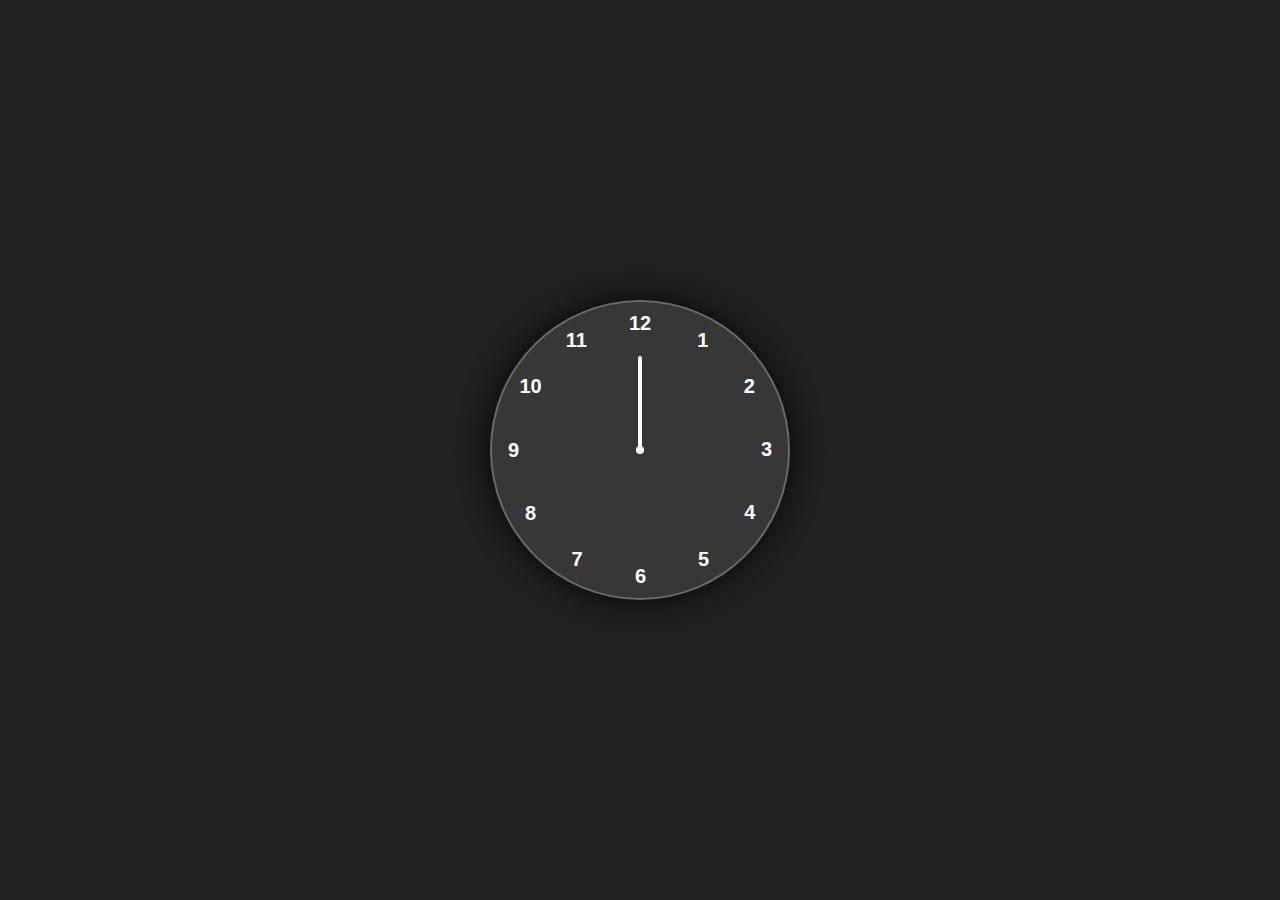
<file: analog_clock/index.html>
<!DOCTYPE html>
<html lang="en">
  <head>
    <meta charset="UTF-8" />
    <meta http-equiv="X-UA-Compatible" content="IE=edge" />
    <meta name="viewport" content="width=device-width, initial-scale=1.0" />
    <link rel="stylesheet" href="style.css" />
    <title>Analog Clock</title>
  </head>

  <body>
    <div class="container">
      <div class="clock">
        <div style="--clr: #ff3d58; --h: 74px" id="hour" class="hand">
          <i></i>
        </div>
        <div style="--clr: #00a6ff; --h: 84px" id="min" class="hand">
          <i></i>
        </div>
        <div style="--clr: #ffffff; --h: 94px" id="sec" class="hand">
          <i></i>
        </div>

        <span style="--i: 1"><b>1</b></span>
        <span style="--i: 2"><b>2</b></span>
        <span style="--i: 3"><b>3</b></span>
        <span style="--i: 4"><b>4</b></span>
        <span style="--i: 5"><b>5</b></span>
        <span style="--i: 6"><b>6</b></span>
        <span style="--i: 7"><b>7</b></span>
        <span style="--i: 8"><b>8</b></span>
        <span style="--i: 9"><b>9</b></span>
        <span style="--i: 10"><b>10</b></span>
        <span style="--i: 11"><b>11</b></span>
        <span style="--i: 12"><b>12</b></span>
      </div>
    </div>

    <script src="script.js"></script>
  </body>
</html>
</file>
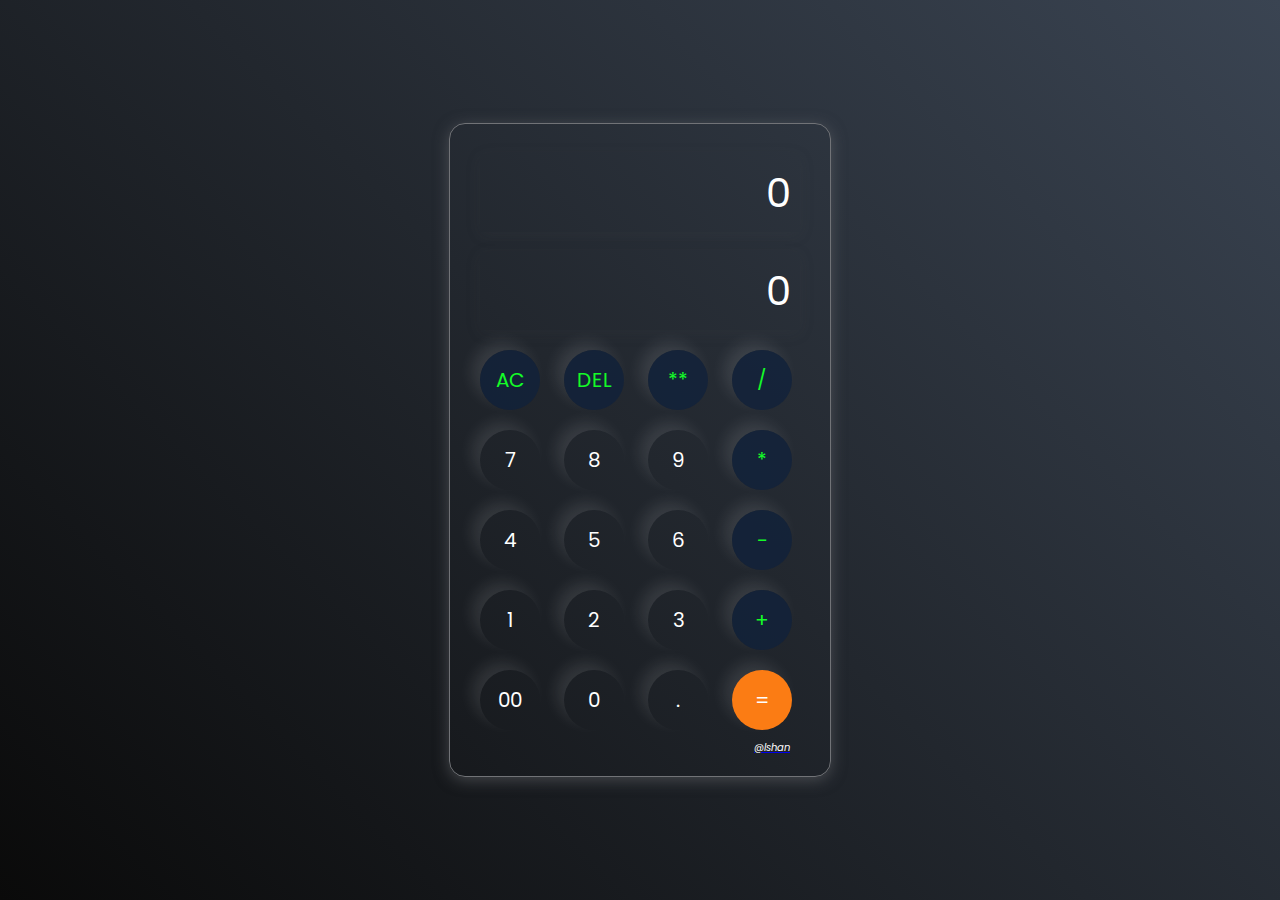
<file: calculator/index.html>
<!DOCTYPE html>
<html lang="en">
  <head>
    <meta charset="UTF-8" />
    <meta http-equiv="X-UA-Compatible" content="IE=edge" />
    <meta name="viewport" content="width=device-width, initial-scale=1.0" />
    <link rel="stylesheet" href="style.css" />
    <title>Calculator</title>
  </head>
  <body>
    <div class="container">
      <div class="calculator">
        <div>
          
          <div class="operation">
            <input type="text" id="inputBox" placeholder="0" />
          </div>
          <div>
            <input type="text" id="outputBox" placeholder="0" />
          </div>
        </div>
        <div>
          <button class="button operator">AC</button>
          <button class="button operator">DEL</button>
          <button class="button operator">**</button>
          <button class="button operator">/</button>
        </div>
        <div>
          <button class="button">7</button>
          <button class="button">8</button>
          <button class="button">9</button>
          <button class="button operator">*</button>
        </div>
        <div>
          <button class="button">4</button>
          <button class="button">5</button>
          <button class="button">6</button>
          <button class="button operator">-</button>
        </div>
        <div>
          <button class="button">1</button>
          <button class="button">2</button>
          <button class="button">3</button>
          <button class="button operator">+</button>
        </div>

        <div>
          <button class="button">00</button>
          <button class="button">0</button>
          <button class="button">.</button>
          <button class="equalBtn">=</button>
        </div>
        <div>
          <a href="link.html"><small class="mark"><i>@Ishan</i></small></a>
        </div>
      </div>
    </div>

    <script src="script.js"></script>
  </body>
</html>
</file>
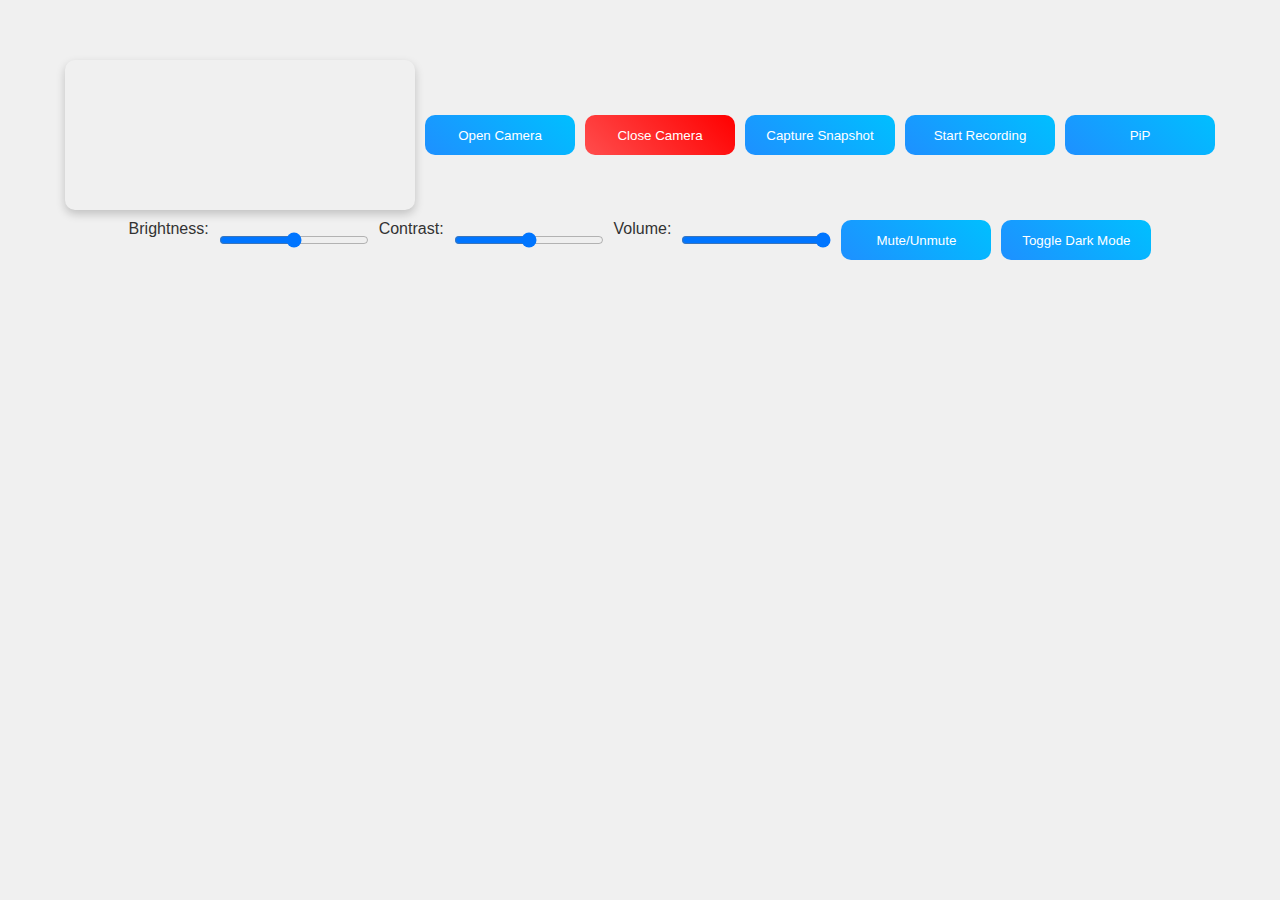
<file: Camera/index.html>
<!DOCTYPE html>
<html lang="en">
<head>
    <meta charset="UTF-8">
    <meta name="viewport" content="width=device-width, initial-scale=1.0">
    <title>Enhanced Video App</title>
    <link rel="stylesheet" href="https://cdnjs.cloudflare.com/ajax/libs/font-awesome/6.0.0/css/all.min.css"> <!-- For icons -->
    <link rel="stylesheet" href="style.css">
</head>
<body>
    <div class="container"> <!-- Main container to prevent overflow -->
        <div class="box">
            <video id="video" autoplay></video> <!-- Main video section -->
            <button id="buttonOn" onclick="openCamera()">Open Camera</button>
            <button id="buttonOff" onclick="closeCamera()">Close Camera</button>
            <button id="captureButton" onclick="captureImage()">Capture Snapshot</button> 
            <button id="recordButton" onclick="toggleRecording()">Start Recording</button> 
            <button id="pipButton" onclick="togglePiP()">PiP</button> 
        </div>
        
        <div class="controls"> 
            <label for="brightness">Brightness:</label>
            <input type="range" id="brightness" min="0" max="2" step="0.1" value="1" onchange="adjustBrightness()">
            
            <label for="contrast">Contrast:</label>
            <input type="range" id="contrast" min="0" max="2" step="0.1" value="1" onchange="adjustContrast()">
            
            <label for="volume">Volume:</label>
            <input type="range" id="volume" min="0" max="1" step="0.1" value="1" onchange="adjustVolume()">
            
            <button id="muteButton" onclick="toggleMute()">Mute/Unmute</button>
            
            <button id="darkModeButton" onclick="toggleDarkMode()">Toggle Dark Mode</button> 
        </div>
        
        <div class="gallery" id="gallery"> <!-- Gallery for captured images -->
        </div>
        
        <canvas id="canvas" style="display: none;"></canvas> 
        <script src="script.js"></script>
    </div>
</body>
</html>
</file>
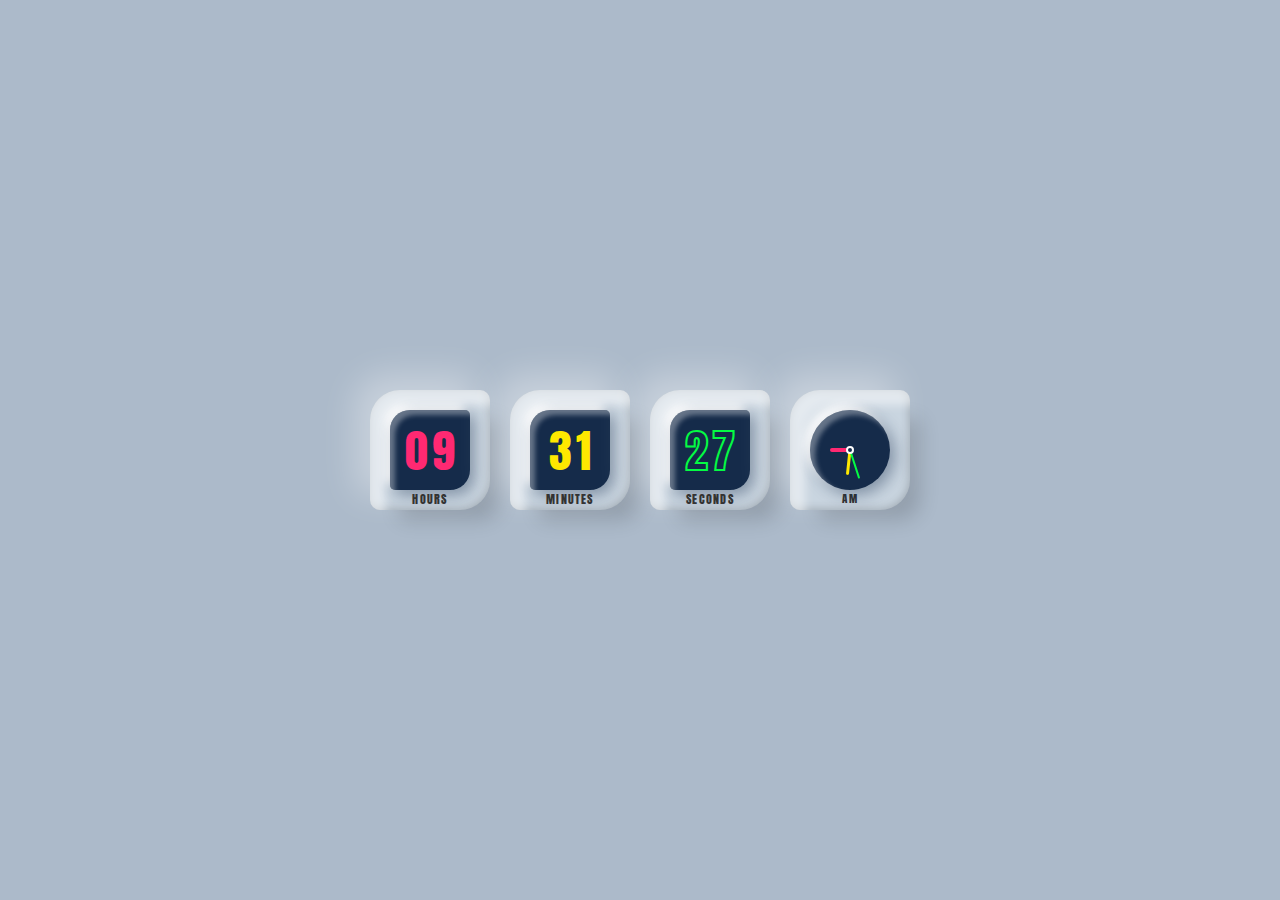
<file: digital_analog_clock/index.html>
<!DOCTYPE html>
<html lang="en">
<head>
    <meta charset="UTF-8">
    <meta name="viewport" content="width=device-width, initial-scale=1.0">
    <title>Clock</title>
    <link rel="stylesheet" href="style.css">
</head>
<body>
    <div class="clock">
        <div class="digital" style="--clr:#ff2972;">
            <div class="screen" data-text="Hours">
                <div class="time">
                    <div id="hours"></div>
                </div>
            </div>
        </div>
        <div class="digital" style="--clr:#fee800;">
            <div class="screen" data-text="Minutes">
                <div class="time">
                    <div id="minutes"></div>
                </div>
            </div>
        </div>
        <div class="digital" style="--clr:#04fc43;">
            <div class="screen" data-text="Seconds">
                <div class="time">
                    <div id="seconds"></div>
                </div>
            </div>
        </div>
        <div class="digital">
            <div class="box" id="hr" style="--clr:#ff2972;"></div>
            <div class="box" id="mn" style="--clr:#fee800;"></div>
            <div class="box" id="sc" style="--clr:#04fc43;"></div>
            <div id="ampm"></div>
        </div>
    </div>
    <script>
        let hours = document.getElementById('hours');
        let minutes = document.getElementById('minutes');
        let seconds = document.getElementById('seconds');
        let ampm = document.getElementById('ampm');

        let hr = document.querySelector("#hr");
        let mn = document.querySelector("#mn");
        let sc = document.querySelector("#sc");
        
        setInterval(()=>{
            let h = new Date().getHours();
            let m = new Date().getMinutes();
            let s = new Date().getSeconds();

            var am = h >=12?'PM':'AM';

            //convert 24hr to 12hr clock
            if(h>12){
                h=h-12;
            }


            //add zero before single digit
            h=(h<10)?"0"+h:h;
            m=(m<10)?"0"+m:m;
            s=(s<10)?"0"+s:s;

            hours.innerHTML = h;
            minutes.innerHTML = m;
            seconds.innerHTML = s;
            ampm.innerHTML = am;
            
            hr.style.transform = `rotateZ(${h*30}deg)`;
            mn.style.transform = `rotateZ(${m*6}deg)`;
            sc.style.transform = `rotateZ(${s*6}deg)`;
        })
        
    </script>
</body>
</html>
</file>
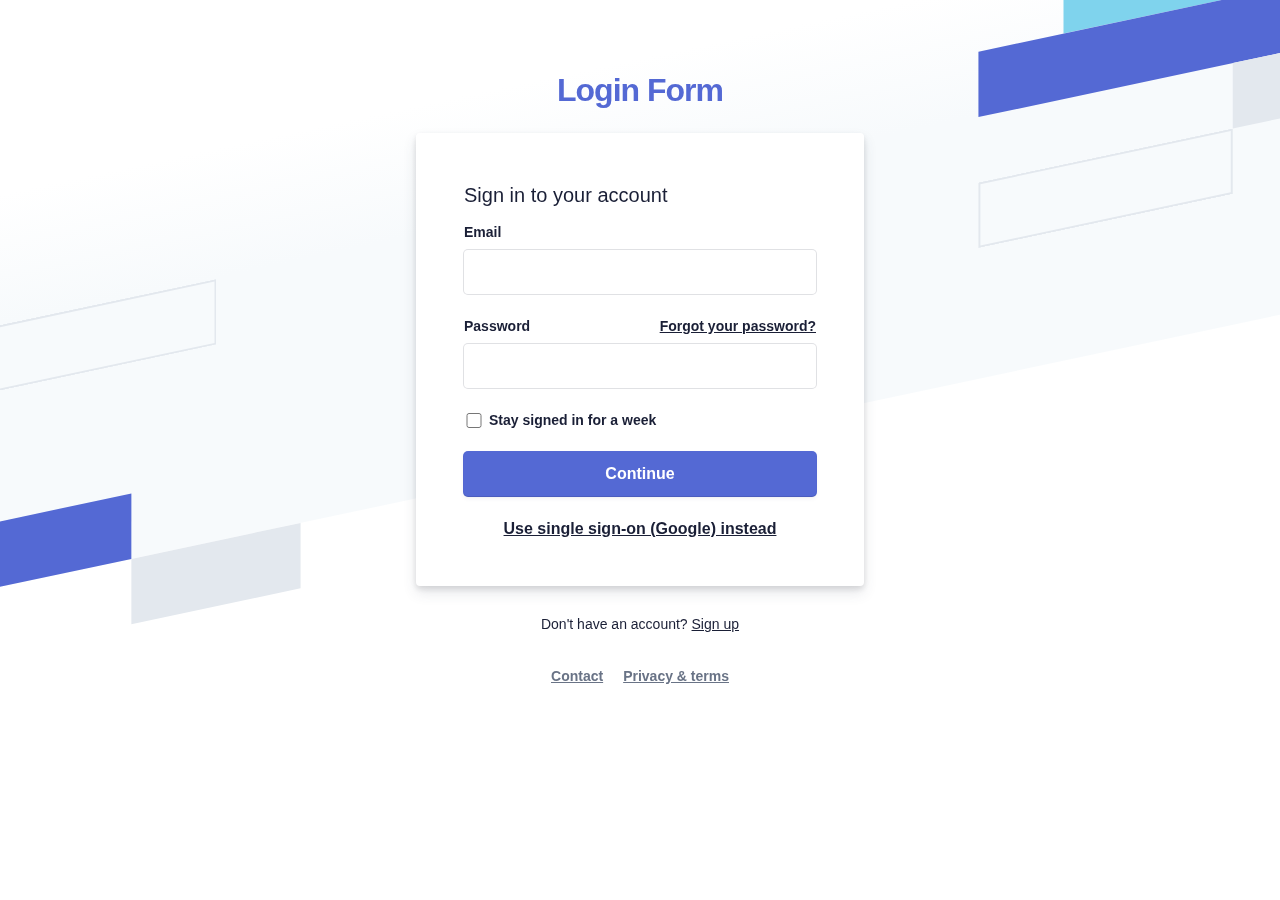
<file: login_form/index.html>
<!DOCTYPE html>
<html>
<head>
  <meta charset="utf-8">
  <title>form</title>
  <link rel="stylesheet" type="text/css" href="style.css">
</head>

<body>
  <div class="login-root">
    <div class="box-root flex-flex flex-direction--column" style="min-height: 100vh;flex-grow: 1;">
      <div class="loginbackground box-background--white padding-top--64">
        <div class="loginbackground-gridContainer">
          <div class="box-root flex-flex" style="grid-area: top / start / 8 / end;">
            <div class="box-root" style="background-image: linear-gradient(white 0%, rgb(247, 250, 252) 33%); flex-grow: 1;">
            </div>
          </div>
          <div class="box-root flex-flex" style="grid-area: 4 / 2 / auto / 5;">
            <div class="box-root box-divider--light-all-2 animationLeftRight tans3s" style="flex-grow: 1;"></div>
          </div>
          <div class="box-root flex-flex" style="grid-area: 6 / start / auto / 2;">
            <div class="box-root box-background--blue800" style="flex-grow: 1;"></div>
          </div>
          <div class="box-root flex-flex" style="grid-area: 7 / start / auto / 4;">
            <div class="box-root box-background--blue animationLeftRight" style="flex-grow: 1;"></div>
          </div>
          <div class="box-root flex-flex" style="grid-area: 8 / 4 / auto / 6;">
            <div class="box-root box-background--gray100 animationLeftRight tans3s" style="flex-grow: 1;"></div>
          </div>
          <div class="box-root flex-flex" style="grid-area: 2 / 15 / auto / end;">
            <div class="box-root box-background--cyan200 animationRightLeft tans4s" style="flex-grow: 1;"></div>
          </div>
          <div class="box-root flex-flex" style="grid-area: 3 / 14 / auto / end;">
            <div class="box-root box-background--blue animationRightLeft" style="flex-grow: 1;"></div>
          </div>
          <div class="box-root flex-flex" style="grid-area: 4 / 17 / auto / 20;">
            <div class="box-root box-background--gray100 animationRightLeft tans4s" style="flex-grow: 1;"></div>
          </div>
          <div class="box-root flex-flex" style="grid-area: 5 / 14 / auto / 17;">
            <div class="box-root box-divider--light-all-2 animationRightLeft tans3s" style="flex-grow: 1;"></div>
          </div>
        </div>
      </div>
      <div class="box-root padding-top--24 flex-flex flex-direction--column" style="flex-grow: 1; z-index: 9;">
        <div class="box-root padding-top--48 padding-bottom--24 flex-flex flex-justifyContent--center">
          <h1>Login Form</h1>
        </div>
        <div class="formbg-outer">
          <div class="formbg">
            <div class="formbg-inner padding-horizontal--48">
              <span class="padding-bottom--15">Sign in to your account</span>
              <form id="stripe-login">
                <div class="field padding-bottom--24">
                  <label for="email">Email</label>
                  <input type="email" name="email">
                </div>
                <div class="field padding-bottom--24">
                  <div class="grid--50-50">
                    <label for="password">Password</label>
                    <div class="reset-pass">
                      <a href="#">Forgot your password?</a>
                    </div>
                  </div>
                  <input type="password" name="password">
                </div>
                <div class="field field-checkbox padding-bottom--24 flex-flex align-center">
                  <label for="checkbox">
                    <input type="checkbox" name="checkbox"> Stay signed in for a week
                  </label>
                </div>
                <div class="field padding-bottom--24">
                  <input type="submit" name="submit" value="Continue">
                </div>
                <div class="field">
                  <a class="ssolink" href="#">Use single sign-on (Google) instead</a>
                </div>
              </form>
            </div>
          </div>
          <div class="footer-link padding-top--24">
            <span>Don't have an account? <a href="">Sign up</a></span>
            <div class="listing padding-top--24 padding-bottom--24 flex-flex center-center">
              <span><a href="#">Contact</a></span>
              <span><a href="#">Privacy &amp; terms</a></span>
            </div>
          </div>
        </div>
      </div>
    </div>
  </div>
</body>

</html>
</file>
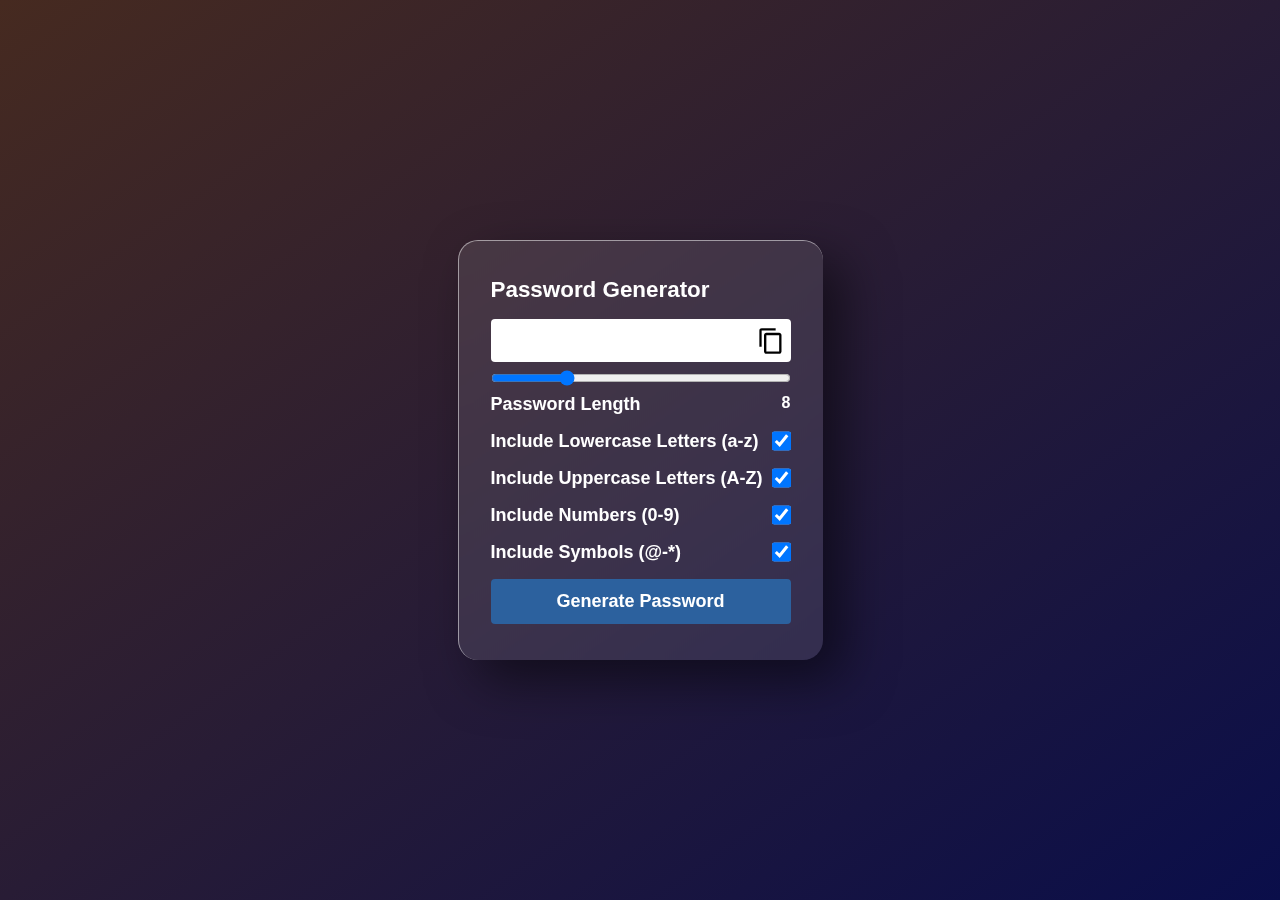
<file: passwordGenerator/index.html>
<!DOCTYPE html>
<html lang="en">
  <head>
    <meta charset="UTF-8" />
    <meta http-equiv="X-UA-Compatible" content="IE=edge" />
    <meta name="viewport" content="width=device-width, initial-scale=1.0" />
    <link rel="stylesheet" href="style.css" />
    <link
      href="https://fonts.googleapis.com/icon?family=Material+Icons"
      rel="stylesheet"
    />

    <title>Password Generator | JavaScript Project</title>
  </head>
  <body>
    <div class="container">
      <h1>Password Generator</h1>

      <div class="inputBox">
        <input type="text" class="passBox" id="passBox" disabled />
        <span class="material-icons" id="copyIcon">content_copy</span>
      </div>

      <input type="range" min="1" max="30" value="8" id="inputSlider" />

      <div class="row">
        <p>Password Length</p>
        <span id="sliderValue"></span>
      </div>

      <div class="row">
        <label for="lowercase">Include Lowercase Letters (a-z)</label>
        <input type="checkbox" name="lowercase" id="lowercase" checked/>
      </div>

      <div class="row">
        <label for="uppercase">Include Uppercase Letters (A-Z)</label>
        <input type="checkbox" name="uppercase" id="uppercase" checked/>
      </div>

      <div class="row">
        <label for="numbers">Include Numbers (0-9)</label>
        <input type="checkbox" name="numbers" id="numbers" checked/>
      </div>

      <div class="row">
        <label for="symbols">Include Symbols (@-*)</label>
        <input type="checkbox" name="symbols" id="symbols" checked/>
      </div>

      <button type="button" class="genBtn" id="genBtn">
        Generate Password
      </button>
    </div>

    <script src="script.js"></script>
  </body>
</html>
</file>
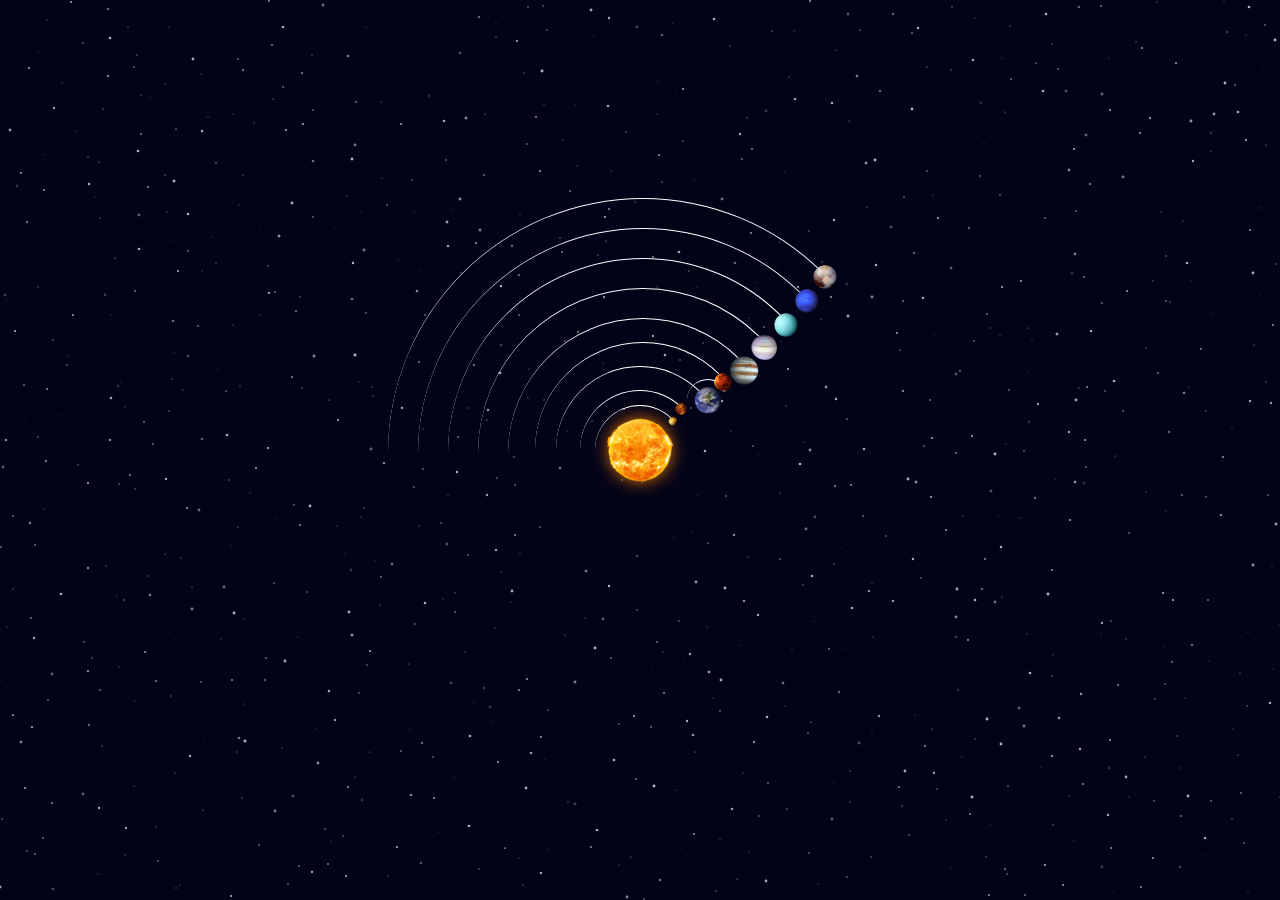
<file: sky/index.html>
<!DOCTYPE html>
<html lang="en">
<head>
    <meta charset="UTF-8">
    <meta name="viewport" content="width=device-width, initial-scale=1.0">
    <title>Solar System</title>
    <link rel="stylesheet" href="style.css">
</head>
<body>
    <canvas id="canvas"></canvas>
    <div class="sky">
        <div class="sun">
            <img src="./images/sun.png" alt="sun">
          </div>
          <div class="mercury"></div>
          <div class="venus"></div>
          <div class="earth">
            <div class="moon"></div>
          </div>
          <div class="mars"></div>
          <div class="jupiter"></div>
          <div class="saturn"></div>
          <div class="uranus"></div>
          <div class="neptune"></div>
          <div class="pluto">
          </div>
    </div>
    <script src="script.js"></script>
</body>
</html>
</file>
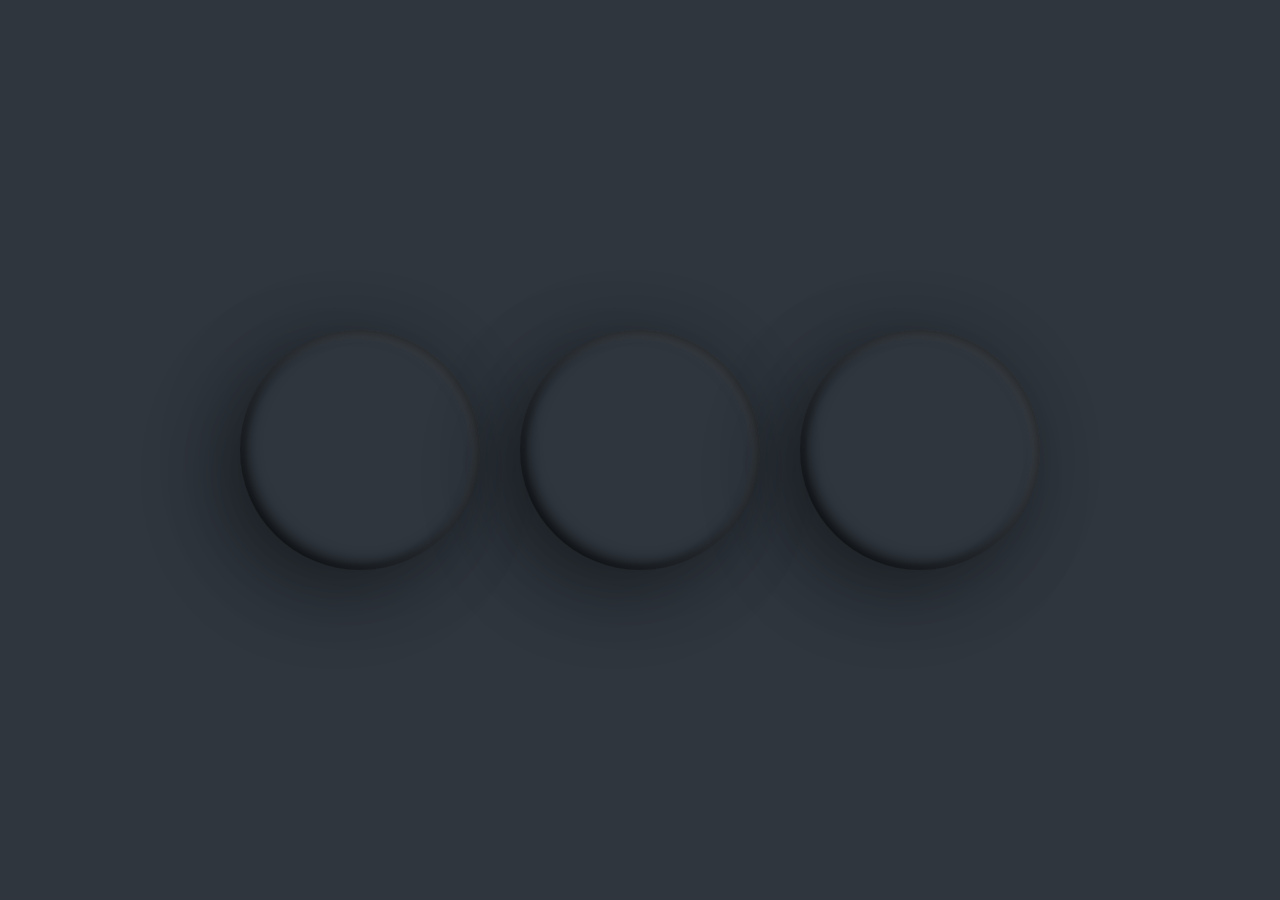
<file: stylize_clock/index.html>
<!DOCTYPE html>
<html lang="en">
<head>
    <meta charset="UTF-8">
    <meta name="viewport" content="width=device-width, initial-scale=1.0">
    <title>clock</title>
    <link rel="stylesheet" href="style.css">
</head>
<body>
    <div id="clock">
        <div id="hrDots" style="--clr:#ff2972"></div>
        <div id="minDots" style="--clr:#fee800"></div>
        <div id="secDots" style="--clr:#04fc43"></div>
    </div>
    <script src="script.js"></script>
</body>
</html>
</file>
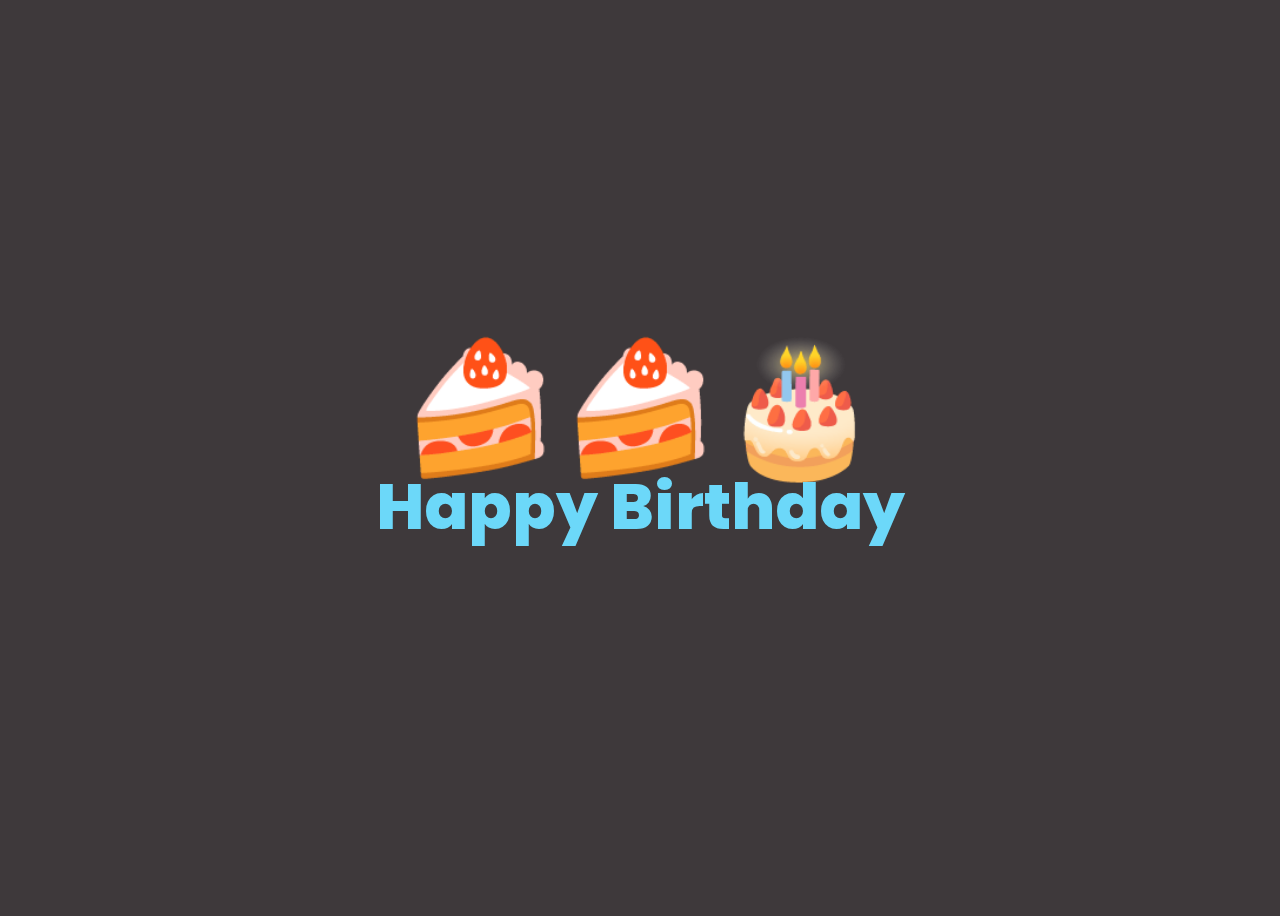
<file: timer/index.html>
<!DOCTYPE html>
<html lang="en">
<head>
    <meta charset="UTF-8">
    <meta name="viewport" content="width=device-width, initial-scale=1.0">
    <title>Timer</title>
    <link rel="stylesheet" href="style.css">
</head>
<body>
    <div id="time">
        <div class="circle" style="--clr: #1eb9ff;">
            <svg>
                <circle cx="70" cy="70" r="70" id="dd"></circle>
            </svg>
            <div id="days">00 <br> <span>Days</span></div>
        </div>

        <div class="circle" style="--clr: #ff2972;">
            <svg>
                <circle cx="70" cy="70" r="70" id="hh"></circle>
            </svg>
            <div id="hours">00 <br> <span>Hours</span></div>
        </div>

        <div class="circle" style="--clr: #fee800;">
            <svg>
                <circle cx="70" cy="70" r="70" id="mm"></circle>
            </svg>
            <div id="minutes">00 <br> <span>Minutes</span></div>
        </div>

        <div class="circle" style="--clr: #04fc43;">
            <svg>
                <circle cx="70" cy="70" r="70" id="ss"></circle>
            </svg>
            <div id="seconds">00 <br> <span>Seconds</span></div>
        </div>
    </div>

    <h2 class="newYear">🍰🍰🎂 <br> <span> Happy Birthday</span></h2>
    <script src="script.js"></script>
</body>
</html>
</file>
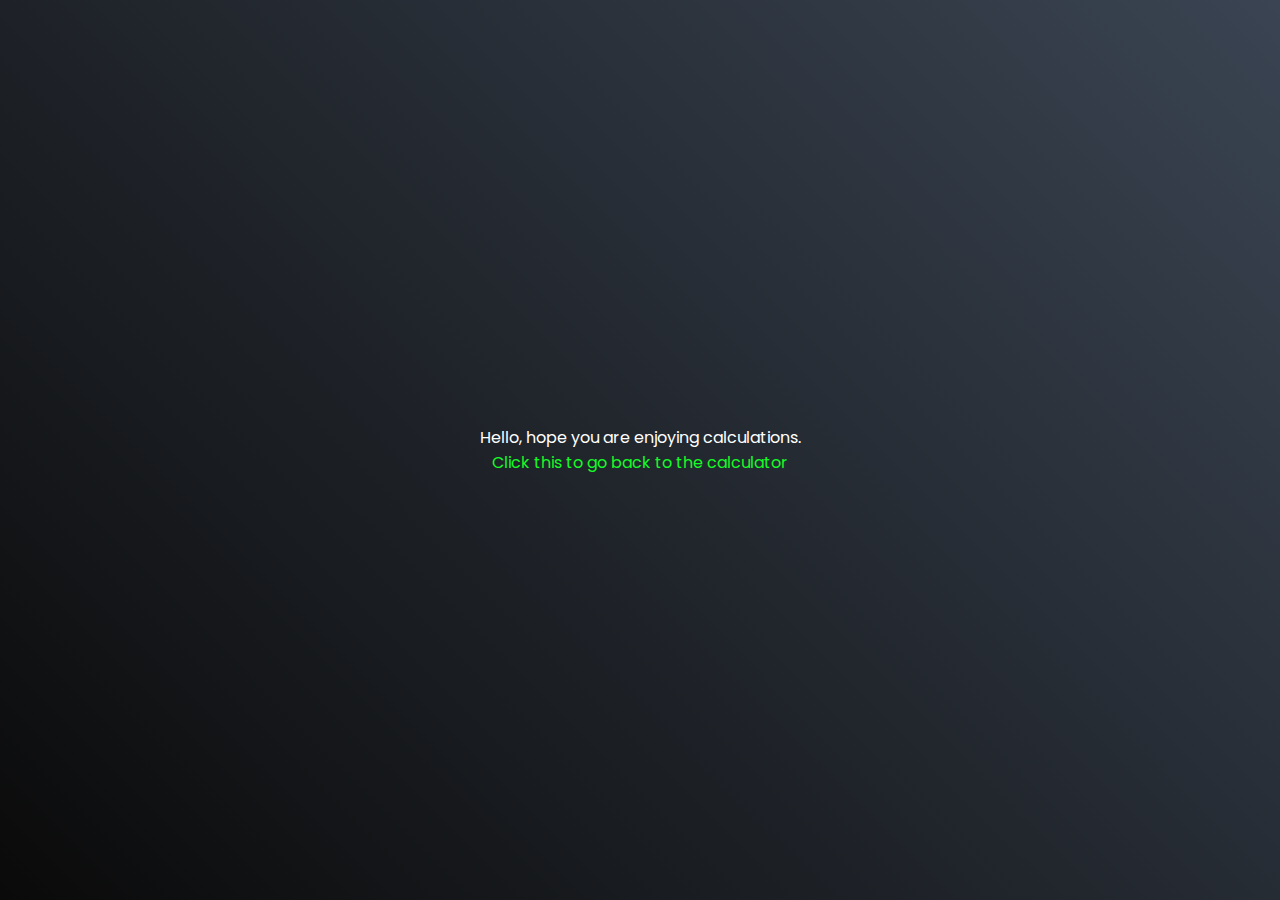
<file: calculator/link.html>
<!DOCTYPE html>
<html lang="en">
<head>
    <meta charset="UTF-8">
    <meta name="viewport" content="width=device-width, initial-scale=1.0">
    <title>Welcome</title>
    <link rel="stylesheet" href="style.css">
</head>
<body>
    <div class="container">
        <div>
            <p class="text">Hello, hope you are enjoying calculations.</p>
            <a href="index.html" class="link">Click this to go back to the calculator</a>
        </div>
    </div>
</body>
</html>
</file>
<file: analog_clock/style.css>
*{
    margin: 0;
    padding: 0;
    box-sizing: border-box;
    font-family: sans-serif;
    color: #ffffff;
}

body{
    display: flex;
    justify-content: center;
    align-items: center;
    min-height: 100vh;
    background-color: #212121;
}

.container{
    position: relative;
}

.clock{
    width: 300px;
    height: 300px;
    border-radius: 50%;
    background-color: rgba(255, 255, 255, 0.1);
    border: 2px solid rgba(255, 255, 255, 0.25);
    box-shadow: 0px 0px 30px rgba(0, 0, 0, 0.9);
    display: flex;
    justify-content: center;
    align-items: center;
}

.clock span{
    position: absolute;
    transform: rotate(calc(30deg * var(--i))); 
    inset: 12px;
    text-align: center;
}

.clock span b{
    transform: rotate(calc(-30deg * var(--i)));
    display: inline-block;
    font-size: 20px;
}

.clock::before{
    content: '';
    position: absolute;
    width: 8px;
    height: 8px;
    border-radius: 50%;
    background-color: #fff;
    z-index: 2;
}

.hand{
    position: absolute;
    display: flex;
    justify-content: center;
    align-items: flex-end;
}
.hand i{
    position: absolute;
    background-color: var(--clr);
    width: 4px;
    height: var(--h);
    border-radius: 8px;
}
</file>
<file: calculator/style.css>
@import url('https://fonts.googleapis.com/css2?family=Poppins:wght@500&display=swap');

*{
    margin: 0;
    padding: 0;
    box-sizing: border-box;
    font-family: 'poppins',sans-serif;
}

body{
    width: 100;
    height: 100vh;
    display: flex;
    justify-content: center;
    align-items: center;
    background: linear-gradient(45deg,#0a0a0a,#3a4452);
}

.calculator{
    border: 1px solid #717377;
    padding: 20px;
    border-radius: 16px;
    background: transparent;
    box-shadow: 0px 3px 15px rgba(113, 115, 119, 0.5);
}

input{
    width: 320px;
    border: none;
    padding: 9px;
    margin: 10px;
    background: transparent;
    box-shadow: 0px 3px 15px rgba(84, 84, 84, 0.1);
    font-size: 40px;
    text-align: right;
    cursor: pointer;
    color: #ffffff;

}
.output{
    width: 320px;
    border: none;
    padding: 0px;
    margin: 10px;
    background: transparent;
    box-shadow: 0px 3px 15px rgba(84, 84, 84, 0.1);
    font-size: 40px;
    text-align: right;
    cursor: pointer;
    color: #ffffff;
}
input::placeholder{
    color: #ffffff;
}

button{
    border: none;
    width: 60px;
    height: 60px;
    margin: 10px;
    border-radius: 50%;
    background: transparent;
    color: #ffffff;
    font-size: 20px;
    box-shadow: -8px -8px 15px rgba(255, 255, 255, 0.1);
    cursor: pointer;
}

.equalBtn{
    background-color: #fb7c14;
}

.operator{
    color: #14fb27;
    background-color: #10213cc1;
}
.mark{
    color: white;
    font-size: 10px;
    display: flex;
    justify-content:end;
    padding-right: 20px;
    cursor: pointer;
}

.text{
    color: white;
}

.link{
    color: #14fb27;
    display:flex;
    justify-content: center;
    text-decoration: none;
}
</file>
<file: Camera/style.css>
* {
    margin: 0;
    padding: 0;
    box-sizing: border-box;
}

body {
    font-family: 'Roboto', sans-serif;
    padding: 40px;
    transition: background-color 0.3s, color 0.3s;
    background-color: #f0f0f0;
    color: #333;
}

body[data-theme="dark"] {
    background-color: #333;
    color: #f0f0f0;
}

.container {
    display: flex;
    flex-direction: column;
    align-items: center;
    max-width: 100vw; /* Prevent overflow */
    overflow-x: hidden; /* Hide horizontal overflow */
}

.box {
    display: flex;
    justify-content: center;
    align-items: center;
    gap: 10px; /* Adjusted spacing */
    margin-top: 20px;
    flex-wrap: wrap; /* Allow wrapping to avoid overflow */
}

#video {
    width: 350px;
    height: auto;
    border-radius: 10px;
    box-shadow: 0 4px 10px rgba(0, 0, 0, 0.2);
    transition: all 0.3s;
    transform: scaleX(-1);
}

.controls {
    display: flex;
    justify-content: center;
    gap: 10px; /* Spacing between controls */
    margin-top: 10px;
    flex-wrap: wrap; /* Allow wrapping to avoid overflow */
}

button {
    width: 150px;
    height: 40px;
    border: none;
    border-radius: 10px;
    background: linear-gradient(45deg, #1e90ff, #00bfff);
    color: white;
    cursor: pointer;
    transition: all 0.3s;
}

button:hover {
    box-shadow: 0 6px 15px rgba(0, 0, 0, 0.3);
}

#buttonOff {
    background: linear-gradient(45deg, #ff4d4d, #ff0000);
}

#buttonOff:hover {
    background: linear-gradient(45deg, #ff0000, #ff4d4d);
}

.gallery {
    display: flex;
    flex-wrap: wrap;
    gap: 10px; /* Spacing in gallery */
    margin-top: 20px;
}

.gallery img {
    width: 100px;
    height: 100px;
    border-radius: 10px;
    object-fit: cover;
    box-shadow: 0 4px 10px rgba(0, 0, 0, 0.2);
}

input[type="range"] {
    width: 150px; /* Slider width */
}

@media (max-width: 600px) {
    #video {
        width: 100%; /* Responsive design */
    }

    .box {
        flex-direction: column; /* Stack vertically */
        align-items: stretch; /* Stretch to fill width */
    }

    .controls {
        flex-direction: column; /* Vertical layout for smaller screens */
        align-items: stretch;
    }

    button {
        width: 100%; /* Full-width buttons on smaller screens */
    }
}
</file>
<file: digital_analog_clock/style.css>
@import url('https://fonts.googleapis.com/css2?family=Anton&display=swap');

*{
    margin: 0;
    padding: 0;
    box-sizing: border-box;
    font-family: 'Anton',sans-serif;
}

body{
    display: flex;
    justify-content: center;
    align-items: center;
    height: 100vh;
    background: #acbaca;
}
.clock{
    position: relative;
    display: flex;
    gap:20px;
}
.clock .digital{
    position: relative;
    width: 120px;
    height: 120px;
    display: flex;
    justify-content: center;
    align-items: center;
    background: #c9d5e0;
    border-radius: 30px 10px;
    box-shadow: 20px 20px 20px -10px rgba(0, 0, 0, 0.15),
    inset  15px 15px 10px rgba(255, 255, 255, 0.5),
    -15px -15px 35px rgba(255, 255, 255, 0.35),
    inset -1px -1px 10px rgba(0, 0, 0, 0.2);
}
.clock .digital .screen{
    position: absolute;
    inset: 20px;
    background: #152b4a;
    border-radius: 20px 5px;
    box-shadow: 5px 5px 15px 0px #152b4a66,
    inset  5px 5px 5px rgba(255, 255, 255, 0.35),
    -6px -6px 10px rgba(255, 255, 255, 1);
}

.clock .digital .screen::before{
    content: attr(data-text);
    position: absolute;
    bottom: -21px;
    left: 50%;
    transform: translateX(-50%) scale(0.75);
    letter-spacing: 0.1em;
    color: #333;
    text-transform: uppercase;

}
.clock .digital .time{
    position: absolute;
    inset: 0;
    display: flex;
    justify-content: center;
    align-items: center;
}
.clock .digital .time div{
    position: relative;
    font-size: 2.9em;
    color: var(--clr);
    letter-spacing: 0.1em;
    margin-left: 0.1em;
}
.clock .digital:nth-last-child(2) .time div{
    color: transparent;    
    -webkit-text-stroke: 2px var(--clr);
}
.clock .digital:last-child::before{
    content: "";
    position: absolute;
    width: 4px;
    height: 4px;
    background: #152b4a;
    border: 2px solid #ffffff;
    z-index: 100000;
    border-radius: 50%;

}
.clock .digital:last-child::after{
    content: "";
    position: absolute;
    inset: 20px;
    background: #152b4a;
    border-radius: 50%;
    box-shadow: 5px 5px 15px 0px #152b4a66,
    inset  5px 5px 5px rgba(255, 255, 255, 0.35),
    -6px -6px 10px rgba(255, 255, 255, 1);
}
.box{
    position: absolute;
    inset: 0;
    border-radius: 50%;
    z-index: 1000;
}
.box::after{
    content: "";
    position: absolute;
    left: 50%;
    bottom: 50%;
    transform: translateX(-50%);
    width: 2px;
    height: 30px;
    background: var(--clr);
    border-radius: 4px;
}
.box:nth-child(1):after{
    height: 20px;
    width: 4px;
}
.box:nth-child(2):after{
    height: 25px;
    width: 3px;
}
#ampm{
    position: absolute;
    bottom: 0;
    left: 50%;
    transform: translateX(-50%) scale(0.7);
    color: #333;
    letter-spacing: 0.1em;

}
</file>
<file: login_form/style.css>
/* author: https://codepen.io/stack-findover/pen/OJRvPQv
Stack Findover */

* {
    padding: 0;
    margin: 0;
    color: #1a1f36;
    box-sizing: border-box;
    word-wrap: break-word;
    font-family: -apple-system,BlinkMacSystemFont,Segoe UI,Roboto,Helvetica Neue,Ubuntu,sans-serif;
  }
  body {
      min-height: 100%;
      background-color: #ffffff;
  }
  h1 {
      letter-spacing: -1px;
    color: #5469d4;

  }

  .login-root {
      background: #fff;
      display: flex;
      width: 100%;
      min-height: 100vh;
      overflow: hidden;
  }
  .loginbackground {
      min-height: 692px;
      position: fixed;
      bottom: 0;
      left: 0;
      right: 0;
      top: 0;
      z-index: 0;
      overflow: hidden;
  }
  .flex-flex {
      display: flex;
  }
  .align-center {
    align-items: center; 
  }
  .center-center {
    align-items: center;
    justify-content: center;
  }
  .box-root {
      box-sizing: border-box;
  }
  .flex-direction--column {
      -ms-flex-direction: column;
      flex-direction: column;
  }
  .loginbackground-gridContainer {
      display: -ms-grid;
      display: grid;
      -ms-grid-columns: [start] 1fr [left-gutter] (86.6px)16 [left-gutter] 1fr [end];
      grid-template-columns : [start] 1fr [left-gutter] repeat(16,86.6px) [left-gutter] 1fr [end];
      -ms-grid-rows: [top] 1fr [top-gutter] (64px) 8 [bottom-gutter] 1fr [bottom];
      grid-template-rows: [top] 1fr [top-gutter] repeat(8,64px) [bottom-gutter] 1fr [bottom];
      justify-content: center;
      margin: 0 -2%;
      transform: rotate(-12deg) skew(-12deg);
  }
  .box-divider--light-all-2 {
      box-shadow: inset 0 0 0 2px #e3e8ee;
  }
  .box-background--blue {
      background-color: #5469d4;
  }
  .box-background--white {
    background-color: #ffffff; 
  }
  .box-background--blue800 {
      background-color: #212d63;
  }
  .box-background--gray100 {
      background-color: #e3e8ee;
  }
  .box-background--cyan200 {
      background-color: #7fd3ed;
  }
  .padding-top--64 {
    padding-top: 64px;
  }
  .padding-top--24 {
    padding-top: 24px;
  }
  .padding-top--48 {
    padding-top: 48px;
  }
  .padding-bottom--24 {
    padding-bottom: 24px;
  }
  .padding-horizontal--48 {
    padding: 48px;
  }
  .padding-bottom--15 {
    padding-bottom: 15px;
  }
  
  
  .flex-justifyContent--center {
    -ms-flex-pack: center;
    justify-content: center;
  }
  
  .formbg {
      margin: 0px auto;
      width: 100%;
      max-width: 448px;
      background: white;
      border-radius: 4px;
      box-shadow: rgba(60, 66, 87, 0.12) 0px 7px 14px 0px, rgba(0, 0, 0, 0.12) 0px 3px 6px 0px;
  }
  span {
      display: block;
      font-size: 20px;
      line-height: 28px;
      color: #1a1f36;
  }
  label {
      margin-bottom: 10px;
  }
  .reset-pass a,label {
      font-size: 14px;
      font-weight: 600;
      display: block;
  }
  .reset-pass > a {
      text-align: right;
      margin-bottom: 10px;
  }
  .grid--50-50 {
      display: grid;
      grid-template-columns: 50% 50%;
      align-items: center;
  }
  
  .field input {
      font-size: 16px;
      line-height: 28px;
      padding: 8px 16px;
      width: 100%;
      min-height: 44px;
      border: unset;
      border-radius: 4px;
      outline-color: rgb(84 105 212 / 0.5);
      background-color: rgb(255, 255, 255);
      box-shadow: rgba(0, 0, 0, 0) 0px 0px 0px 0px, 
                  rgba(0, 0, 0, 0) 0px 0px 0px 0px, 
                  rgba(0, 0, 0, 0) 0px 0px 0px 0px, 
                  rgba(60, 66, 87, 0.16) 0px 0px 0px 1px, 
                  rgba(0, 0, 0, 0) 0px 0px 0px 0px, 
                  rgba(0, 0, 0, 0) 0px 0px 0px 0px, 
                  rgba(0, 0, 0, 0) 0px 0px 0px 0px;
  }
  
  input[type="submit"] {
      background-color: rgb(84, 105, 212);
      box-shadow: rgba(0, 0, 0, 0) 0px 0px 0px 0px, 
                  rgba(0, 0, 0, 0) 0px 0px 0px 0px, 
                  rgba(0, 0, 0, 0.12) 0px 1px 1px 0px, 
                  rgb(84, 105, 212) 0px 0px 0px 1px, 
                  rgba(0, 0, 0, 0) 0px 0px 0px 0px, 
                  rgba(0, 0, 0, 0) 0px 0px 0px 0px, 
                  rgba(60, 66, 87, 0.08) 0px 2px 5px 0px;
      color: #fff;
      font-weight: 600;
      cursor: pointer;
  }
  .field-checkbox input {
      width: 20px;
      height: 15px;
      margin-right: 5px; 
      box-shadow: unset;
      min-height: unset;
  }
  .field-checkbox label {
      display: flex;
      align-items: center;
      margin: 0;
  }
  a.ssolink {
      display: block;
      text-align: center;
      font-weight: 600;
  }
  .footer-link span {
      font-size: 14px;
      text-align: center;
  }
  .listing a {
      color: #697386;
      font-weight: 600;
      margin: 0 10px;
  }
  
  .animationRightLeft {
    animation: animationRightLeft 2s ease-in-out infinite;
  }
  .animationLeftRight {
    animation: animationLeftRight 2s ease-in-out infinite;
  }
  .tans3s {
    animation: animationLeftRight 3s ease-in-out infinite;
  }
  .tans4s {
    animation: animationLeftRight 4s ease-in-out infinite;
  }
  
  @keyframes animationLeftRight {
    0% {
      transform: translateX(0px);
    }
    50% {
      transform: translateX(1000px);
    }
    100% {
      transform: translateX(0px);
    }
  } 
  
  @keyframes animationRightLeft {
    0% {
      transform: translateX(0px);
    }
    50% {
      transform: translateX(-1000px);
    }
    100% {
      transform: translateX(0px);
    }
  }
</file>
<file: passwordGenerator/style.css>
*{
    margin: 0;
    padding: 0;
    box-sizing: border-box;
    font-family: sans-serif;
}

body{
    max-width: 100vw;
    min-height: 100vh;
    display: flex;
    justify-content: center;
    align-items: center;
    background: linear-gradient(to right bottom, #462a20, #0a0e4a);
    color: #fff;
    font-weight: 600;
}

.container{
    border-radius: 20px;
    padding: 28px 32px;
    display: flex;
    flex-direction: column;
    box-shadow: 20px 20px 50px rgba(0, 0, 0, 0.5);
    background: rgba(255, 255, 255, 0.1);
    border-top: 1px solid rgba(255, 255, 255, 0.5);
    border-left: 1px solid rgba(255, 255, 255, 0.5);
    backdrop-filter: blur(6px);
}

.container h1{
    font-size: 1.4rem;
    margin-block: 8px;
}
.inputBox{
    position: relative;
}

.inputBox span{
    position: absolute;
    top: 16px;
    right: 6px;
    color: #000;
    font-size: 28px;
    cursor: pointer;
    z-index: 2;
}
.passBox{
    background-color: #fff;
    border: none;
    outline: none;
    padding: 10px;
    width: 300px;
    border-radius: 4px;
    font-size: 20px;
    margin-block: 8px;
    text-overflow: ellipsis;
}

.row{
    display: flex;
    margin-block: 8px;
}

.row p, .row label{
    flex-basis: 100%;
    font-size: 18px;
}

.row input[type="checkbox"]{
    width: 20px;
    height: 20px;
}

.genBtn{
    border: none;
    outline: none;
    background-color: #2c619e;
    padding: 12px 24px;
    color: #fff;
    font-size: 18px;
    margin-block: 8px;
    font-weight: 700;
    cursor: pointer;
    border-radius: 4px;
}

.genBtn:hover{
    background-color: #0066ff;
}
</file>
<file: sky/style.css>
*{
    margin: 0;
    padding: 0;
    box-sizing: border-box;
}
canvas {
    position: absolute;
  }
body {
    margin: 0;
    height: 100vh;
    display: flex;
    align-items: center;
    justify-content: center;
    background-color: black;
    overflow: hidden;
}
.sky {
    font-size: 6px;
    width: 40em;
    height: 40em;
    position: relative;
}
img{
    height: 130%;
    width: 130%;
}
.sun {
    display: flex;
    align-items: center;
    justify-content: center;
    position: absolute;
    top: 15em;
    left: 15em;
    width: 10em;
    height: 10em;
    border-radius: 50%;
    box-shadow: 0 0 3em rgb(255, 128, 0);
    /* animation: orbit 50s linear infinite; */
}
.mercury,
.venus,
.earth,
.moon,
.mars,
.jupiter,
.saturn,
.uranus,
.neptune,
.pluto {
    position: absolute;
    border-style: solid;
    border-color: white transparent transparent transparent;
    border-width: 0.1em 0.1em 0 0;
    border-radius: 50%;
}
.mercury {
    top: 12.5em;
    left: 12.5em;
    width: 15em;
    height: 15em;
    animation: orbit 68.7s linear infinite;
}

.venus {
    top: 10em;
    left: 10em;
    width: 20em;
    height: 20em;
    animation: orbit 48.7s linear infinite;
}

.earth {
    top: 6em;
    left: 6em;
    width: 28em;
    height: 28em; 
    animation: orbit 36.5s linear infinite;   
}
.moon {
    top: 2em;
    right: -1em;
    width: 7em;
    height: 7em; 
    animation: orbit 2.7s linear infinite;
}
.mars {
    top: 2em;
    left: 2.5em;
    width: 36em;
    height: 36em; 
    animation: orbit 26.5s linear infinite;
}
.jupiter {
    top: -2em;
    left: -2em;
    width: 45em;
    height: 45em; 
    animation: orbit 21s linear infinite;
}
.saturn {
    top: -7em;
    left: -7em;
    width: 55em;
    height: 55em; 
    animation: orbit 17s linear infinite;
}
.uranus {
    top: -12em;
    left: -12em;
    width: 65em;
    height: 65em; 
    animation: orbit 19s linear infinite;
}
.neptune {
    top: -17em;
    left: -17em;
    width: 75em;
    height: 75em; 
    animation: orbit 15s linear infinite;
}
.pluto {
    top: -22em;
    left: -22em;
    width: 85em;
    height: 85em; 
    animation: orbit 18s linear infinite;
}

.mercury::before,
.venus::before,
.earth::before,
.moon::before,
.mars::before,
.jupiter::before,
.saturn::before,
.uranus::before,
.neptune::before,
.pluto::before{
    content: '';
    position: absolute;
    border-radius: 50%;
    animation: orbit 30s linear infinite;
}
.mercury::before {
    top: 1.5em;
    right: 0.8em;
    width: 2em;
    height: 2em;
    background-image: url('./images/mercury.png');
    background-size: cover;
}
.venus::before {
    top: 2em;
    right: 2em;
    width: 2em;
    height: 2em;
    background-image: url('./images/venus.png');
    background-size: cover;
}
.earth::before {
    top: 3em;
    right: 0em;
    width: 5em;
    height: 5em;
    background-image: url('./images/earth.png');
    background-size: cover;
}

.moon::before {
    top: 0.8em;
    right: 0.2em;
    width: 1.2em;
    height: 1.2em;
    background-image: url('./images/moon.png');
    background-size: cover;
}
.mars::before {
    top: 5em;
    right: 3em;
    width: 3em;
    height: 3em;
    background-image: url('./images/mars.png');
    background-size: cover;
}
.jupiter::before {
    top: 6em;
    right: 3em;
    width: 5em;
    height: 5em;
    background-image: url('./images/jupiter.png');
    background-size: cover;
}
.saturn::before {
    top: 7.5em;
    right: 5em;
    width: 4.5em;
    height: 4.5em;
    background-image: url('./images/saturn.png');
    background-size: cover;
}
.uranus::before {
    top: 9em;
    right: 6.5em;
    width: 4em;
    height: 4em;
    background-image: url('./images/uranus.png');
    background-size: cover;
}
.neptune::before {
    top: 10em;
    right: 8em;
    width: 4em;
    height: 4em;
    background-image: url('./images/neptune.png');
    background-size: cover;
}
.pluto::before {
    top: 11em;
    right: 10em;
    width: 4em;
    height: 4em;
    background-image: url('./images/pluto.png');
    background-size: cover;
}

.star {
    position: absolute;
    background-color: white;
    border-radius: 50%;
    z-index: -1;
}

@keyframes orbit {
    to {
        transform: rotate(360deg);
    }
}
</file>
<file: stylize_clock/style.css>
@import url('https://fonts.googleapis.com/css?family=Poppins:200,300,400,500,600,700,800,900&display=swap');

*{
    margin: 0;
    padding: 0;
    box-sizing: border-box;
    font-family:'Poppins',sans-serif;
}
body{
    display: flex;
    justify-content: center;
    align-items: center;
    min-height: 100vh;
    background:#2f363e;
}
#clock{
    position: relative;
    display: flex;
    justify-content: center;
    align-items: center;
    gap: 80px;
}
#hrDots,
#minDots,
#secDots{
    position: relative;
    width: 200px;
    height: 200px;
    border-radius: 50%;
    rotate: 90deg;
}
#hrDots::before,
#minDots::before,
#secDots::before{
    content: '';
    position: absolute;
    inset:-20px;
    border-radius: 50%;
    box-shadow: 25px 25px 75px rgba(0, 0, 0, 0.25),
    10px 10px 70px rgba(0, 0, 0, 0.25),
    inset 5px 5px 10px rgba(0, 0, 0, 0.5),
    inset 5px 5px 10px rgba(255, 255, 255, 0.2),
    inset -5px -5px 15px rgba(0, 0, 0, 0.75);
}
#hrDots h2,
#minDots h2,
#secDots h2{
    position: absolute;
    text-align: center;
    transform: rotate(-90deg);
    inset: 0;
    display: flex;
    justify-content: center;
    align-items: center;
    flex-direction: column;
    font-size: 4em;
    font-weight: 500;
    color: var(--clr);
}
#hrDots h2 span,
#minDots h2 span,
#secDots h2 span{
    position: absolute;
    font-size: 0.25em;
    font-weight: 500;
    bottom: 50px;
    text-transform: uppercase;
    letter-spacing: 0.1em;
}
#secDots b{
    position: absolute;
    color: #ffffff;
    display: inline-flex;
    transform: rotate(-90deg) translate(-30px,90px);
}

#secDots .dot,
#minDots .dot,
#hrDots .dot
{
    position: absolute;
    top: 50%;
    width: 10px;
    height: 3px;
    background: var(--clr);
    transform-origin: 100px;
}

#secDots .active.dot,
#minDots .active.dot,
#hrDots .active.dot
{
    background: var(--clr);
    box-shadow: 0 0 10px var(--clr),
    0 0 20px var(--clr),
    0 0 30px var(--clr);
}
#secDots .active.dot ~ .dot,
#minDots .active.dot ~ .dot,
#hrDots .active.dot ~ .dot
{
    background: #555;
}
#secDots .dot:nth-child(5n+5),
#minDots .dot:nth-child(5n+5){
    width: 20px;
}
#hrDots .dot{
    width: 20px;
}
#hrDots .dot::before{
    content: '';
    position: absolute;
    left: 0;
    top: 10px;
    width: 4px;
    height: 4px;
    border-radius: 4px;
    background: var(--clr);
    box-shadow: 1.5px 9px var(--clr),
    4px 18px var(--clr),
    7px 27px var(--clr);
}
#hrDots .dot.active ~ .dot::before{
    background: #555;
    box-shadow: 1.5px 9px #555,
    4px 18px #555,
    7px 27px #555;
}
</file>
<file: timer/style.css>
@import url('https://fonts.googleapis.com/css?family=Poppins:200,300,400,500,600,700,800,900&display=swap');
*{
    margin: O;
    padding: 0;
    box-sizing: border-box;
    font-family: 'Poppins',sans-serif;
}
body{
    display: flex;
    justify-content: center;
    align-items: center;
    min-height: 100vh;
    background: #3e393b;
}
#time{
    /* display: flex; */
    gap: 30px;
}
#time .circle{
    position: relative;
    width: 150px;
    height: 150px;
    margin: 20px;
    display: flex;
    justify-content: center;
    align-items: center;
    border-radius: 50%;
    box-shadow: 0 0 10px rgba(0, 0, 0, 0.25);
}
#time .circle::before{
    content: '';
    position: absolute;
    inset: 0;
    border: 10px solid #1b1a1c;
    border-radius: 50%;
}

#time .circle::after{
    content: '';
    position: absolute;
    width: 100px;
    height: 100px;
    background: #2f2e33;
    border-radius: 50%;
    border: 15px solid #4d4c51;
    box-shadow: inset 0 5px 10px rgba(0, 0, 0, 0.25),
    0 10px 10px rgba(0, 0, 0, 0.75),    
    0 -2px 2px rgba(255, 255, 255, 0.5),
    inset 0 4px 2px rgba(0, 0, 0, 0.25),
    inset 0 -2px 2px rgba(255, 255, 255, 0.5);
}

#time .circle svg{
    position: relative;
    width: 150px;
    height: 150px;
    transform: rotate(270deg);
}
#time .circle svg circle{
    width: 100%;
    height: 100%;
    fill: transparent;
    stroke-width: 8;
    stroke: var(--clr);
    stroke-linecap: round;
    transform: translate(5px, 5px);
    stroke-dasharray: 440;
    stroke-dashoffset: 440;
}

#time div{
    position: absolute;
    text-align: center;
    font-weight: 500;
    z-index: 10000;
    color: var(--clr);
    font-size: 1.65em;
    transform: translateY(-5px);
}
#time div span{
    position: absolute;
    transform: translateX(-50%) translateY(-5px);
    font-size: 0.25em;
    letter-spacing: 0.1em;
    text-decoration: solid;
}
.newYear{
    position: absolute;
    font-size: 8em;
    color: #fff;
    text-align: center;
    line-height: 0.6em;
    z-index: 100000000;
    display: none;
}
.newYear span{
    font-size: 0.5em;
    font-weight: 800;
    color: #6cd8f9;
}
</file>
